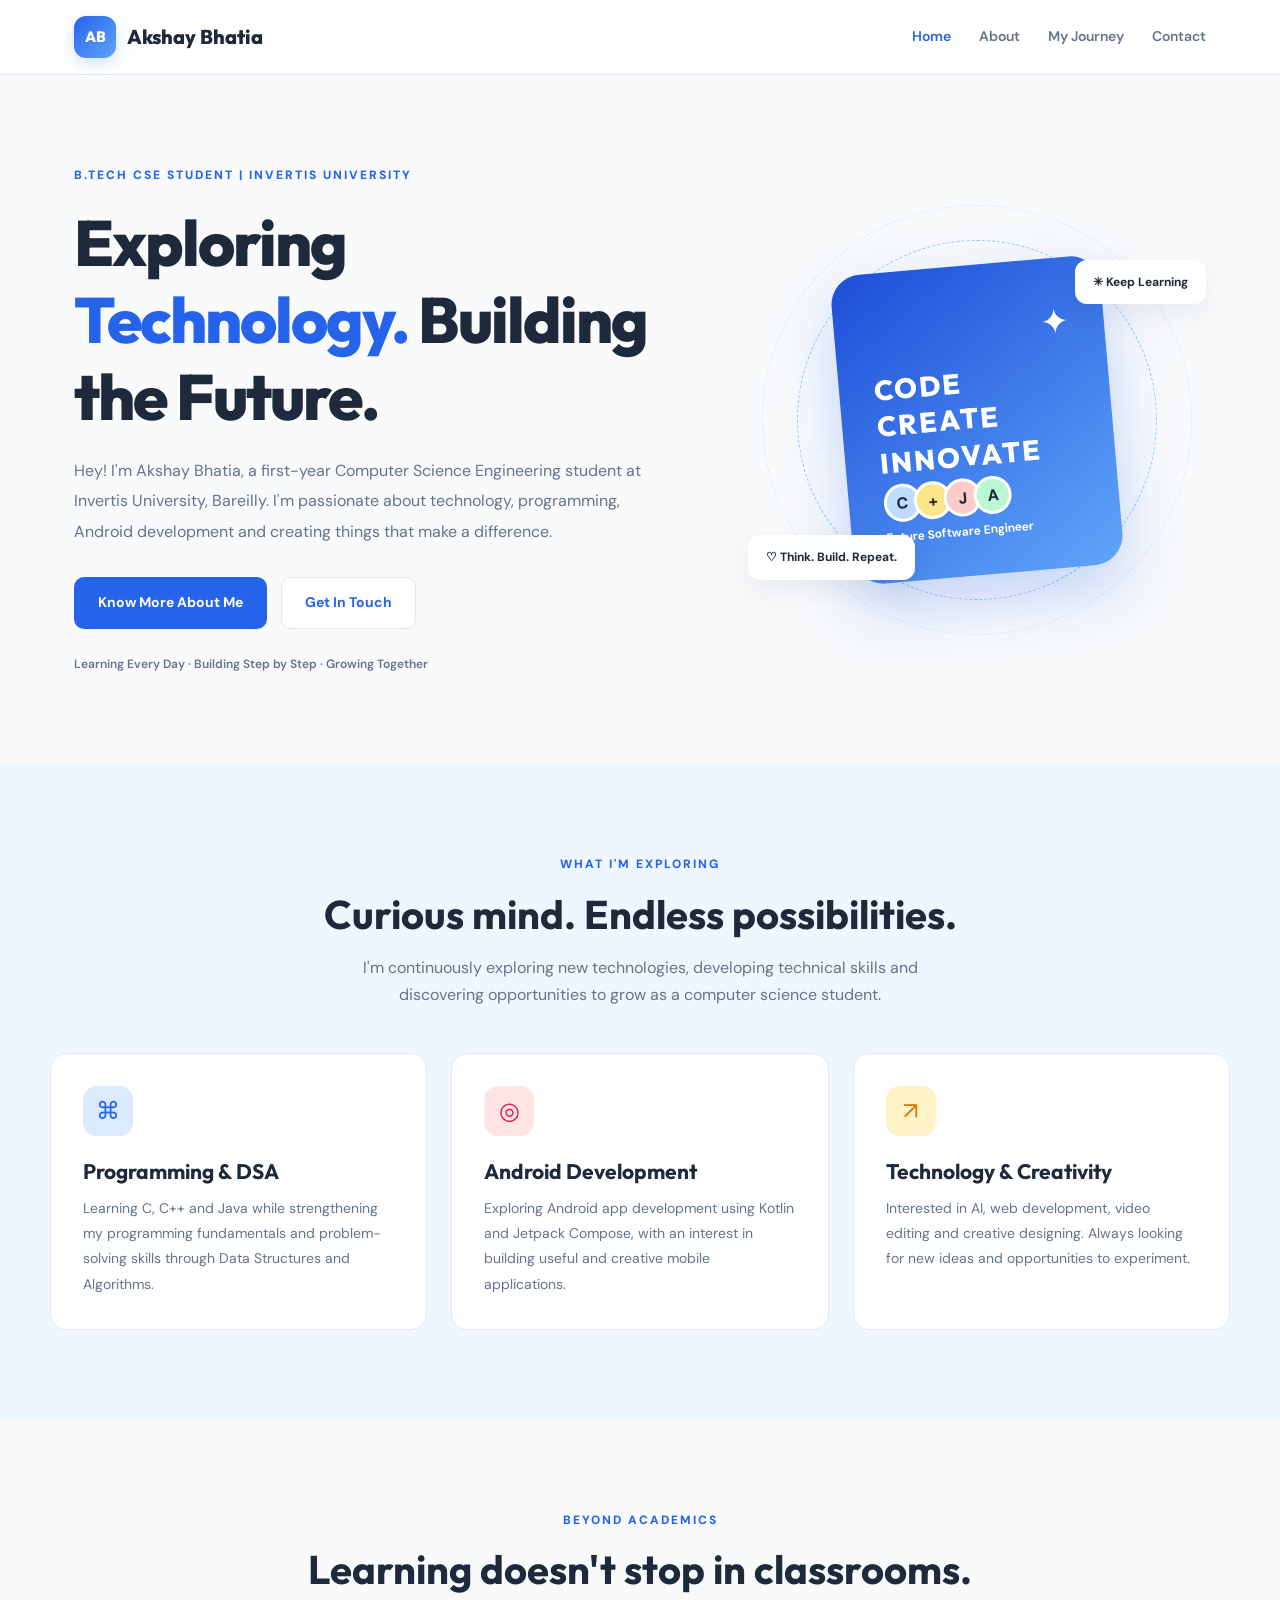
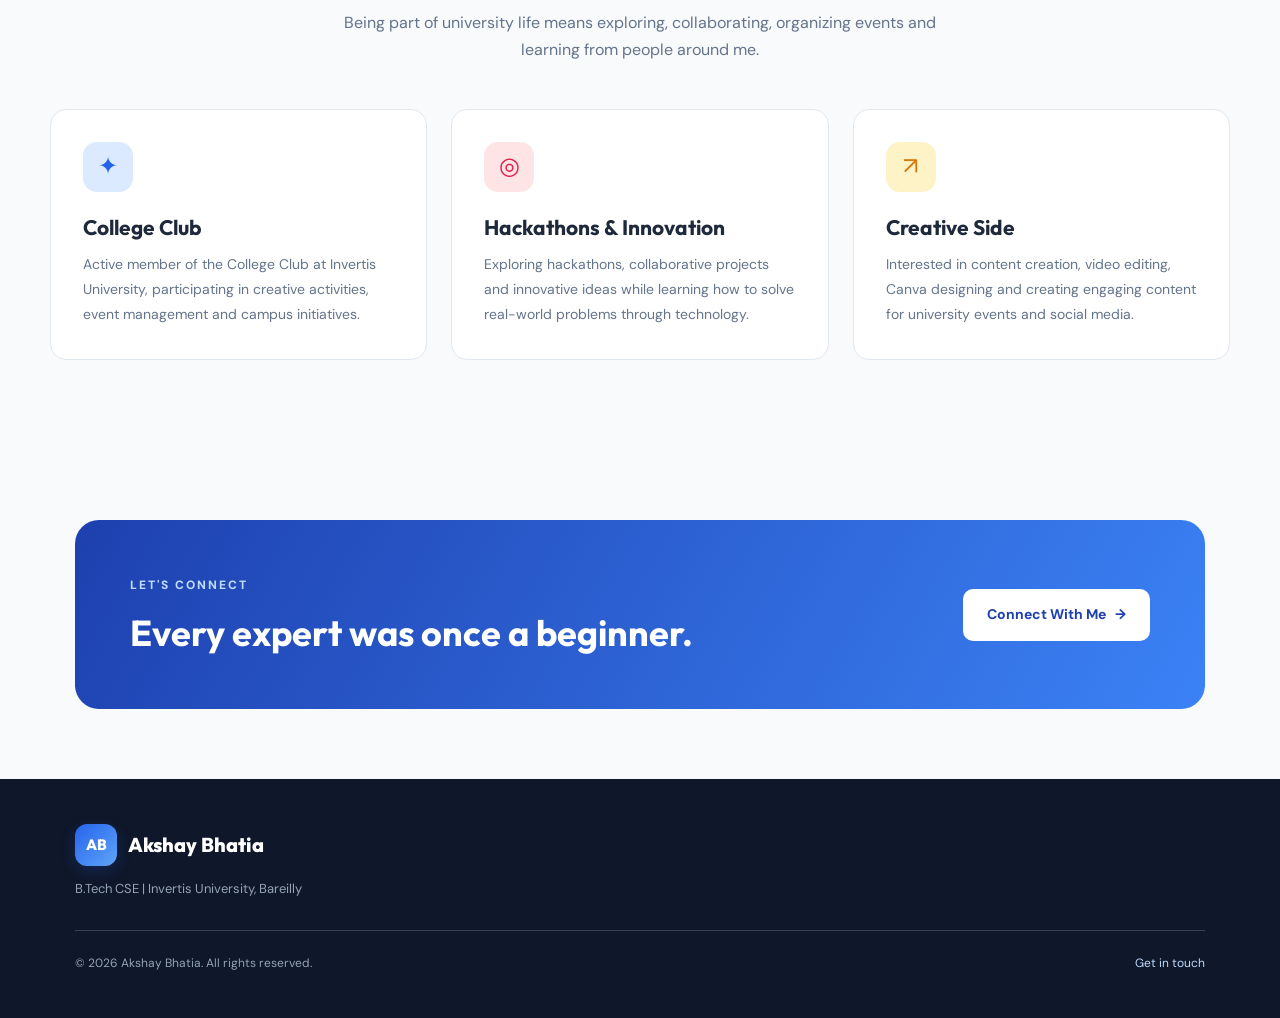
<file: index.html>
<!doctype html>
<html lang="en">

<head>
  <meta charset="utf-8">
  <meta name="viewport" content="width=device-width, initial-scale=1">

  <meta name="description"
    content="Akshay Bhatia - B.Tech CSE student at Invertis University, exploring technology, coding, Android development and campus life.">

  <meta name="theme-color" content="#1d4ed8">

  <title>Akshay Bhatia | Student Portfolio</title>

  <link rel="icon" href="favicon.svg" type="image/svg+xml">
<link rel="stylesheet" href="css/style.css"></head>

<body>

  <a class="skip-link" href="#main">Skip to content</a>

  <header class="site-header">
    <div class="header-inner">

      <a class="brand" href="index.html">
        <span class="brand-mark" aria-hidden="true">AB</span>
        <span>Akshay Bhatia</span>
      </a>

      <nav aria-label="Main navigation">
        <a aria-current="page" href="index.html">Home</a>
        <a href="about.html">About</a>
        <a href="registration.html">My Journey</a>
        <a href="contact.html">Contact</a>
      </nav>

    </div>
  </header>

  <main id="main">

    <!-- HERO SECTION -->

    <section class="hero">

      <div class="hero-copy">

        <p class="eyebrow">
          B.Tech CSE Student | Invertis University
        </p>

        <h1>
          Exploring<br>
          <span>Technology.</span>
          Building the Future.
        </h1>

        <p class="hero-lead">
          Hey! I'm Akshay Bhatia, a first-year Computer Science
          Engineering student at Invertis University, Bareilly.
          I'm passionate about technology, programming,
          Android development and creating things that make
          a difference.
        </p>

        <div class="actions">

          <a class="button button-primary" href="about.html">
            Know More About Me
          </a>

          <a class="button button-secondary" href="contact.html">
            Get In Touch
          </a>

        </div>

        <p class="hero-note">
          Learning Every Day · Building Step by Step · Growing Together
        </p>

      </div>

      <div class="hero-art"
        aria-label="Illustration representing technology and programming">

        <div class="art-orbit orbit-one"></div>
        <div class="art-orbit orbit-two"></div>

        <div class="art-card">

          <span class="art-spark">✦</span>

          <span class="art-caption">
            CODE<br>
            CREATE<br>
            INNOVATE
          </span>

          <div class="avatar-row">
            <span class="avatar avatar-a">C</span>
            <span class="avatar avatar-b">+</span>
            <span class="avatar avatar-c">J</span>
            <span class="avatar avatar-d">A</span>
          </div>

          <span class="art-label">
            Future Software Engineer
          </span>

        </div>

        <span class="float-tag tag-top">
          ✳ Keep Learning
        </span>

        <span class="float-tag tag-bottom">
          ♡ Think. Build. Repeat.
        </span>

      </div>

    </section>

    <!-- INTERESTS SECTION -->

    <section class="section section-soft">

      <div class="section-heading">

        <p class="eyebrow">
          What I'm Exploring
        </p>

        <h2>
          Curious mind. Endless possibilities.
        </h2>

        <p>
          I'm continuously exploring new technologies,
          developing technical skills and discovering
          opportunities to grow as a computer science student.
        </p>

      </div>

      <div class="feature-grid">

        <article class="feature-card">

          <span class="feature-icon icon-blue">⌘</span>

          <h3>Programming & DSA</h3>

          <p>
            Learning C, C++ and Java while strengthening
            my programming fundamentals and problem-solving
            skills through Data Structures and Algorithms.
          </p>

        </article>

        <article class="feature-card">

          <span class="feature-icon icon-coral">◎</span>

          <h3>Android Development</h3>

          <p>
            Exploring Android app development using Kotlin
            and Jetpack Compose, with an interest in building
            useful and creative mobile applications.
          </p>

        </article>

        <article class="feature-card">

          <span class="feature-icon icon-yellow">↗</span>

          <h3>Technology & Creativity</h3>

          <p>
            Interested in AI, web development, video editing
            and creative designing. Always looking for new
            ideas and opportunities to experiment.
          </p>

        </article>

      </div>

    </section>

    <!-- CAMPUS LIFE SECTION -->

    <section class="section">

      <div class="section-heading">

        <p class="eyebrow">
          Beyond Academics
        </p>

        <h2>
          Learning doesn't stop in classrooms.
        </h2>

        <p>
          Being part of university life means exploring,
          collaborating, organizing events and learning
          from people around me.
        </p>

      </div>

      <div class="feature-grid">

        <article class="feature-card">

          <span class="feature-icon icon-blue">✦</span>

          <h3>College Club</h3>

          <p>
            Active member of the College Club at
            Invertis University, participating in creative
            activities, event management and campus initiatives.
          </p>

        </article>

        <article class="feature-card">

          <span class="feature-icon icon-coral">◎</span>

          <h3>Hackathons & Innovation</h3>

          <p>
            Exploring hackathons, collaborative projects
            and innovative ideas while learning how to
            solve real-world problems through technology.
          </p>

        </article>

        <article class="feature-card">

          <span class="feature-icon icon-yellow">↗</span>

          <h3>Creative Side</h3>

          <p>
            Interested in content creation, video editing,
            Canva designing and creating engaging content
            for university events and social media.
          </p>

        </article>

      </div>

    </section>

    <!-- CALL TO ACTION -->

    <section class="cta-band">

      <div>

        <p class="eyebrow">
          Let's Connect
        </p>

        <h2>
          Every expert was once a beginner.
        </h2>

      </div>

      <a class="button button-light" href="contact.html">
        Connect With Me
        <span aria-hidden="true">→</span>
      </a>

    </section>

  </main>

  <!-- FOOTER -->

  <footer class="site-footer">

    <div>

      <a class="brand footer-brand" href="index.html">

        <span class="brand-mark" aria-hidden="true">
          AB
        </span>

        <span>Akshay Bhatia</span>

      </a>

      <p>
        B.Tech CSE | Invertis University, Bareilly
      </p>

    </div>

    <div class="footer-bottom">

      <span>
        © 2026 Akshay Bhatia. All rights reserved.
      </span>

      <a href="contact.html">
        Get in touch
      </a>

    </div>

  </footer>

</body>

</html>
</file>
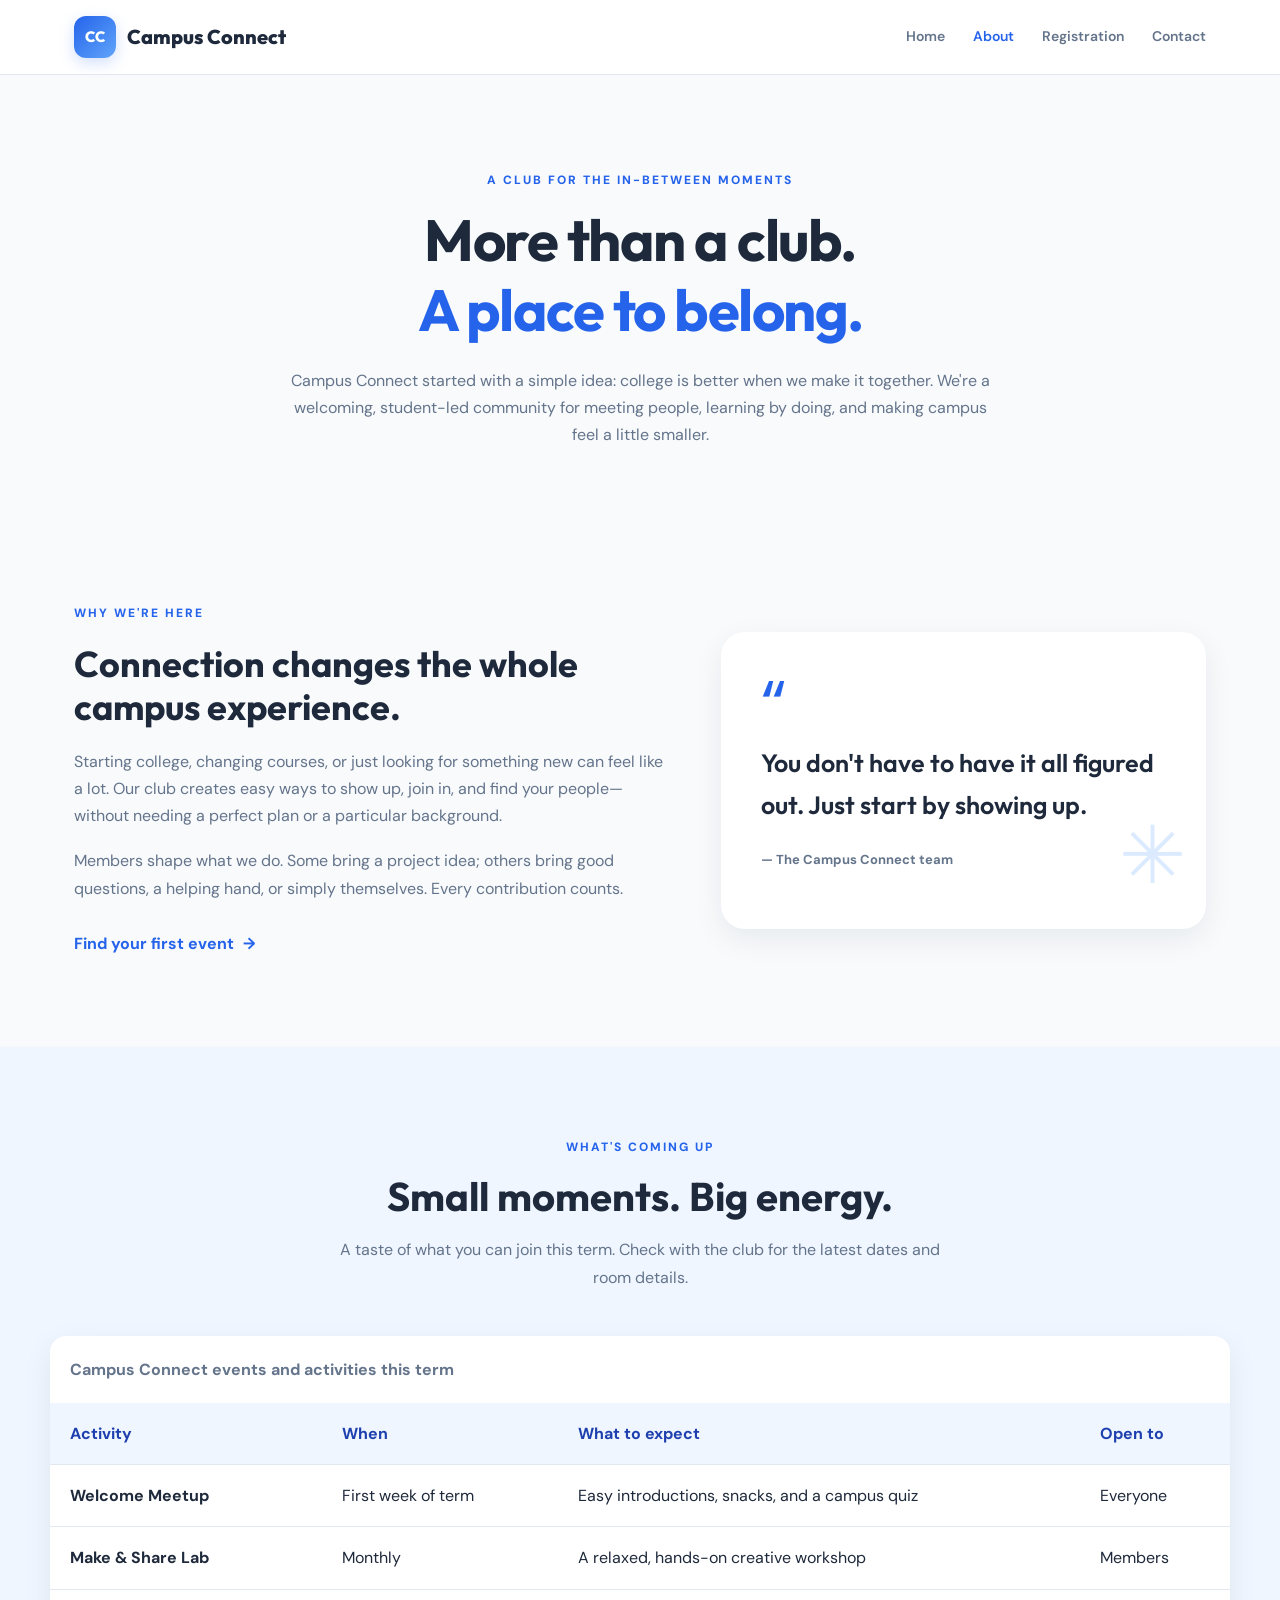
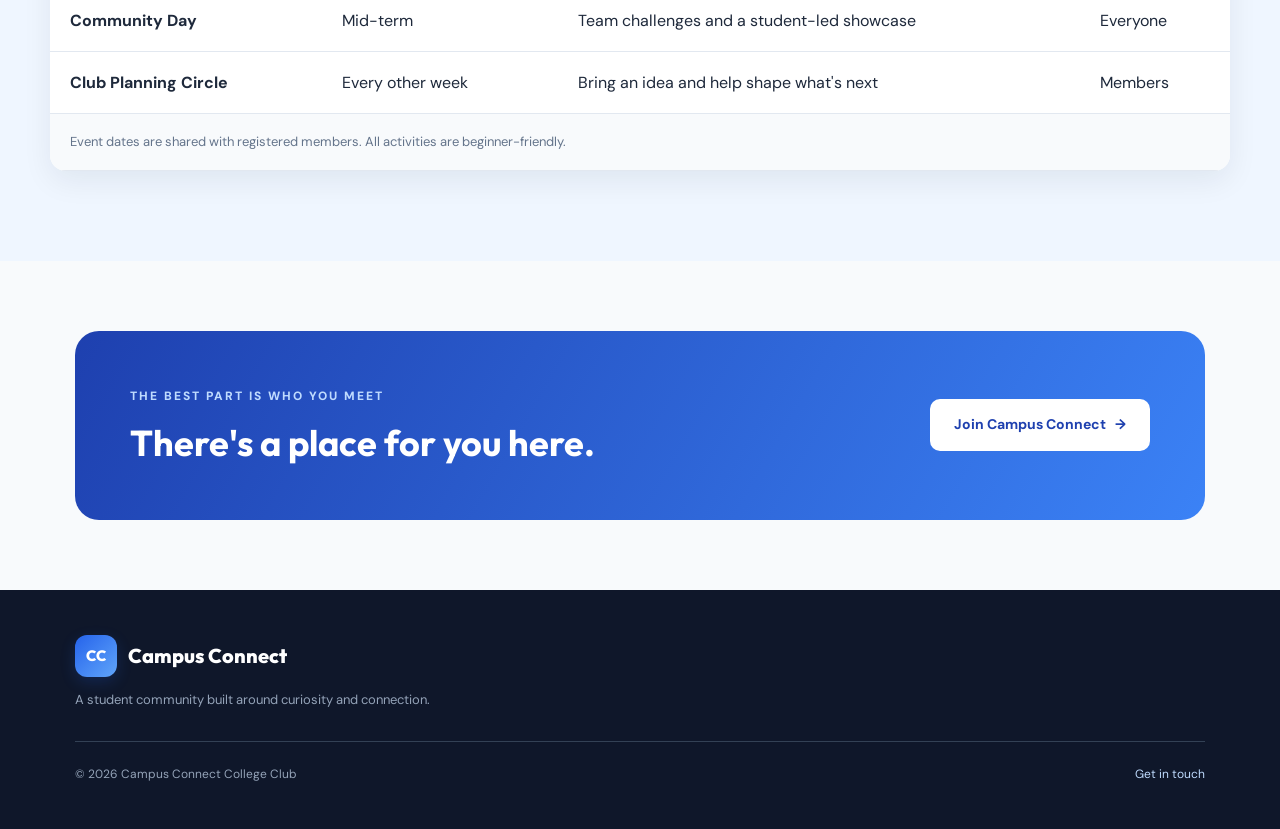
<file: about.html>
<!doctype html>
<html lang="en">

<head>
  <meta charset="utf-8">
  <meta name="viewport" content="width=device-width, initial-scale=1">
  <meta name="description" content="Learn about Campus Connect, our student club, activities, and upcoming events.">
  <meta name="theme-color" content="#1d4ed8">
  <title>About | Campus Connect</title>
  <link rel="icon" href="favicon.svg" type="image/svg+xml">
<link rel="stylesheet" href="css/style.css"></head>

<body>
  <a class="skip-link" href="#main">Skip to content</a>

  <header class="site-header">
    <div class="header-inner">
      <a class="brand" href="index.html">
        <span class="brand-mark" aria-hidden="true">CC</span>
        <span>Campus Connect</span>
      </a>

      <nav aria-label="Main navigation">
        <a href="index.html">Home</a>
        <a aria-current="page" href="about.html">About</a>
        <a href="registration.html">Registration</a>
        <a href="contact.html">Contact</a>
      </nav>
    </div>
  </header>

  <main id="main">

    <section class="page-hero">
      <p class="eyebrow">A club for the in-between moments</p>
      <h1>More than a club.<br><span>A place to belong.</span></h1>
      <p>
        Campus Connect started with a simple idea: college is better
        when we make it together. We're a welcoming, student-led
        community for meeting people, learning by doing, and making
        campus feel a little smaller.
      </p>
    </section>

    <section class="section about-story">
      <div>
        <p class="eyebrow">Why we're here</p>
        <h2>Connection changes the whole campus experience.</h2>

        <p>
          Starting college, changing courses, or just looking for
          something new can feel like a lot. Our club creates easy
          ways to show up, join in, and find your people—without
          needing a perfect plan or a particular background.
        </p>

        <p>
          Members shape what we do. Some bring a project idea;
          others bring good questions, a helping hand, or simply
          themselves. Every contribution counts.
        </p>

        <a class="text-link" href="registration.html">
          Find your first event
          <span aria-hidden="true">→</span>
        </a>
      </div>

      <div class="quote-card">
        <span class="quote-mark" aria-hidden="true">“</span>
        <blockquote>
          You don't have to have it all figured out.
          Just start by showing up.
        </blockquote>
        <p>— The Campus Connect team</p>
        <span class="quote-decoration" aria-hidden="true">✳</span>
      </div>
    </section>

    <section class="section section-soft">
      <div class="section-heading">
        <p class="eyebrow">What's coming up</p>
        <h2>Small moments. Big energy.</h2>
        <p>
          A taste of what you can join this term. Check with the club
          for the latest dates and room details.
        </p>
      </div>

      <div class="table-wrap">
        <table>
          <caption>Campus Connect events and activities this term</caption>

          <thead>
            <tr>
              <th scope="col">Activity</th>
              <th scope="col">When</th>
              <th scope="col">What to expect</th>
              <th scope="col">Open to</th>
            </tr>
          </thead>

          <tbody>
            <tr>
              <th scope="row">Welcome Meetup</th>
              <td>First week of term</td>
              <td>Easy introductions, snacks, and a campus quiz</td>
              <td>Everyone</td>
            </tr>

            <tr>
              <th scope="row">Make &amp; Share Lab</th>
              <td>Monthly</td>
              <td>A relaxed, hands-on creative workshop</td>
              <td>Members</td>
            </tr>

            <tr>
              <th scope="row">Community Day</th>
              <td>Mid-term</td>
              <td>Team challenges and a student-led showcase</td>
              <td>Everyone</td>
            </tr>

            <tr>
              <th scope="row">Club Planning Circle</th>
              <td>Every other week</td>
              <td>Bring an idea and help shape what's next</td>
              <td>Members</td>
            </tr>
          </tbody>

          <tfoot>
            <tr>
              <td colspan="4">
                Event dates are shared with registered members.
                All activities are beginner-friendly.
              </td>
            </tr>
          </tfoot>
        </table>
      </div>
    </section>

    <section class="cta-band">
      <div>
        <p class="eyebrow">The best part is who you meet</p>
        <h2>There's a place for you here.</h2>
      </div>

      <a class="button button-light" href="registration.html">
        Join Campus Connect
        <span aria-hidden="true">→</span>
      </a>
    </section>

  </main>

  <footer class="site-footer">
    <div>
      <a class="brand footer-brand" href="index.html">
        <span class="brand-mark" aria-hidden="true">CC</span>
        <span>Campus Connect</span>
      </a>

      <p>A student community built around curiosity and connection.</p>
    </div>

    <div class="footer-bottom">
      <span>© 2026 Campus Connect College Club</span>
      <a href="contact.html">Get in touch</a>
    </div>
  </footer>

</body>
</html>
</file>
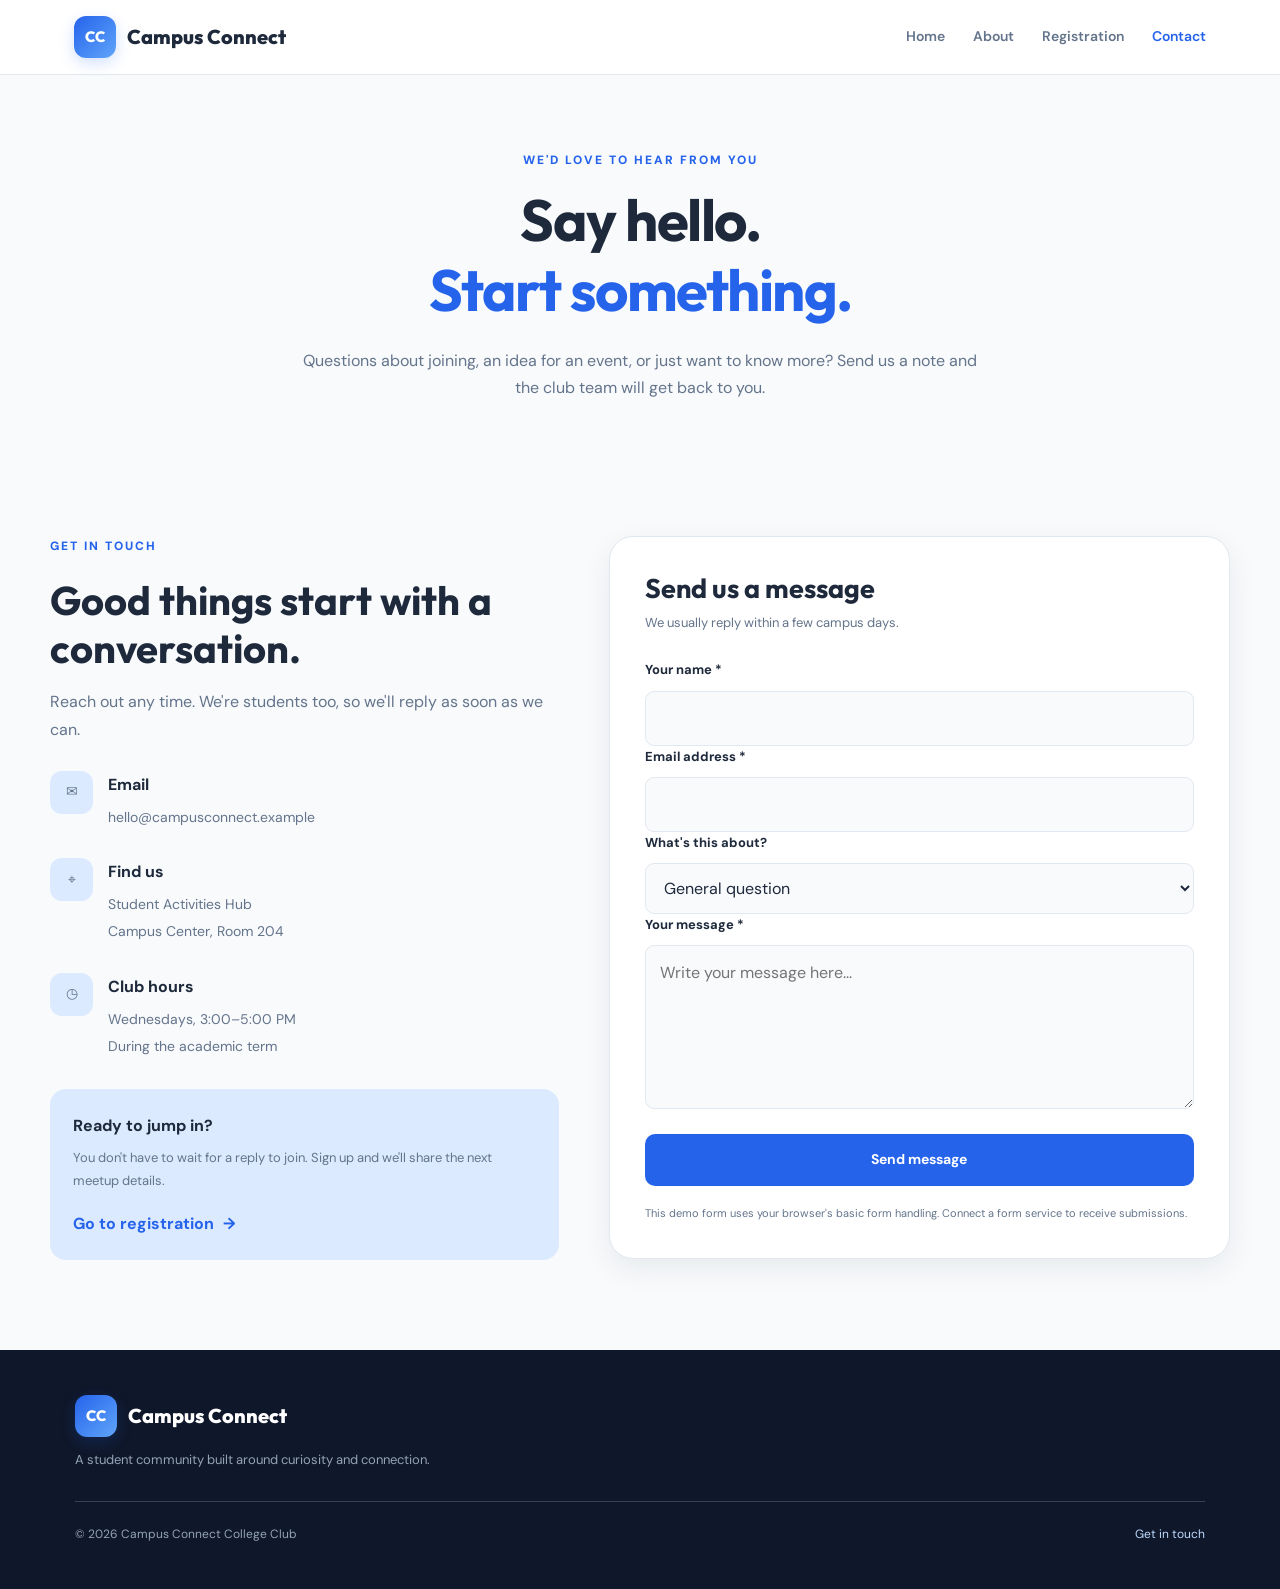
<file: contact.html>
<!doctype html>
<html lang="en">

<head>
  <!-- Page information and links to shared website files -->
  <meta charset="utf-8">
  <meta name="viewport" content="width=device-width, initial-scale=1">
  <meta name="description"
    content="Contact the Campus Connect College Club with questions, ideas, and collaboration opportunities.">
  <meta name="theme-color" content="#1d4ed8">

  <title>Contact | Campus Connect</title>

  <link rel="icon" href="favicon.svg" type="image/svg+xml">
<link rel="stylesheet" href="css/style.css"></head>

<body>

  <a class="skip-link" href="#main">Skip to content</a>

  <header class="site-header">
    <div class="header-inner">
      <a class="brand" href="index.html">
        <span class="brand-mark" aria-hidden="true">CC</span>
        <span>Campus Connect</span>
      </a>

      <nav aria-label="Main navigation">
        <a href="index.html">Home</a>
        <a href="about.html">About</a>
        <a href="registration.html">Registration</a>
        <a aria-current="page" href="contact.html">Contact</a>
      </nav>
    </div>
  </header>

  <main id="main">

    <section class="page-hero compact-hero">
      <p class="eyebrow">We'd love to hear from you</p>
      <h1>Say hello.<br><span>Start something.</span></h1>
      <p>
        Questions about joining, an idea for an event, or just want
        to know more? Send us a note and the club team will get back
        to you.
      </p>
    </section>

    <section class="section contact-section">
      <div class="contact-grid">

        <div class="contact-info">
          <p class="eyebrow">Get in touch</p>
          <h2>Good things start with a conversation.</h2>

          <p>
            Reach out any time. We're students too, so we'll reply
            as soon as we can.
          </p>

          <div class="contact-detail">
            <span class="contact-icon" aria-hidden="true">✉</span>
            <div>
              <strong>Email</strong>
              <a href="mailto:hello@campusconnect.example">
                hello@campusconnect.example
              </a>
            </div>
          </div>

          <div class="contact-detail">
            <span class="contact-icon" aria-hidden="true">⌖</span>
            <div>
              <strong>Find us</strong>
              <span>
                Student Activities Hub<br>
                Campus Center, Room 204
              </span>
            </div>
          </div>

          <div class="contact-detail">
            <span class="contact-icon" aria-hidden="true">◷</span>
            <div>
              <strong>Club hours</strong>
              <span>
                Wednesdays, 3:00–5:00 PM<br>
                During the academic term
              </span>
            </div>
          </div>

          <div class="contact-callout">
            <strong>Ready to jump in?</strong>
            <p>
              You don't have to wait for a reply to join.
              Sign up and we'll share the next meetup details.
            </p>

            <a class="text-link" href="registration.html">
              Go to registration
              <span aria-hidden="true">→</span>
            </a>
          </div>
        </div>

        <form class="form-card contact-form" action="#" method="get">

          <h2>Send us a message</h2>
          <p class="form-subtitle">
            We usually reply within a few campus days.
          </p>

          <div class="field">
            <label for="contact-name">
              Your name <span aria-hidden="true">*</span>
            </label>
            <input id="contact-name" name="name" type="text"
              autocomplete="name" required>
          </div>

          <div class="field">
            <label for="contact-email">
              Email address <span aria-hidden="true">*</span>
            </label>
            <input id="contact-email" name="email" type="email"
              autocomplete="email" required>
          </div>

          <div class="field">
            <label for="contact-subject">What's this about?</label>
            <select id="contact-subject" name="subject">
              <option value="general">General question</option>
              <option value="membership">Membership</option>
              <option value="event">Event idea</option>
              <option value="collaboration">Collaboration</option>
            </select>
          </div>

          <div class="field">
            <label for="contact-message">
              Your message <span aria-hidden="true">*</span>
            </label>
            <textarea id="contact-message" name="message" rows="5"
              required placeholder="Write your message here..."></textarea>
          </div>

          <button class="button button-primary" type="submit">
            Send message
          </button>

          <p class="form-footnote">
            This demo form uses your browser's basic form handling.
            Connect a form service to receive submissions.
          </p>

        </form>

      </div>
    </section>

  </main>

  <footer class="site-footer">
    <div>
      <a class="brand footer-brand" href="index.html">
        <span class="brand-mark" aria-hidden="true">CC</span>
        <span>Campus Connect</span>
      </a>

      <p>
        A student community built around curiosity and connection.
      </p>
    </div>

    <div class="footer-bottom">
      <span>© 2026 Campus Connect College Club</span>
      <a href="contact.html">Get in touch</a>
    </div>
  </footer>

</body>
</html>
</file>
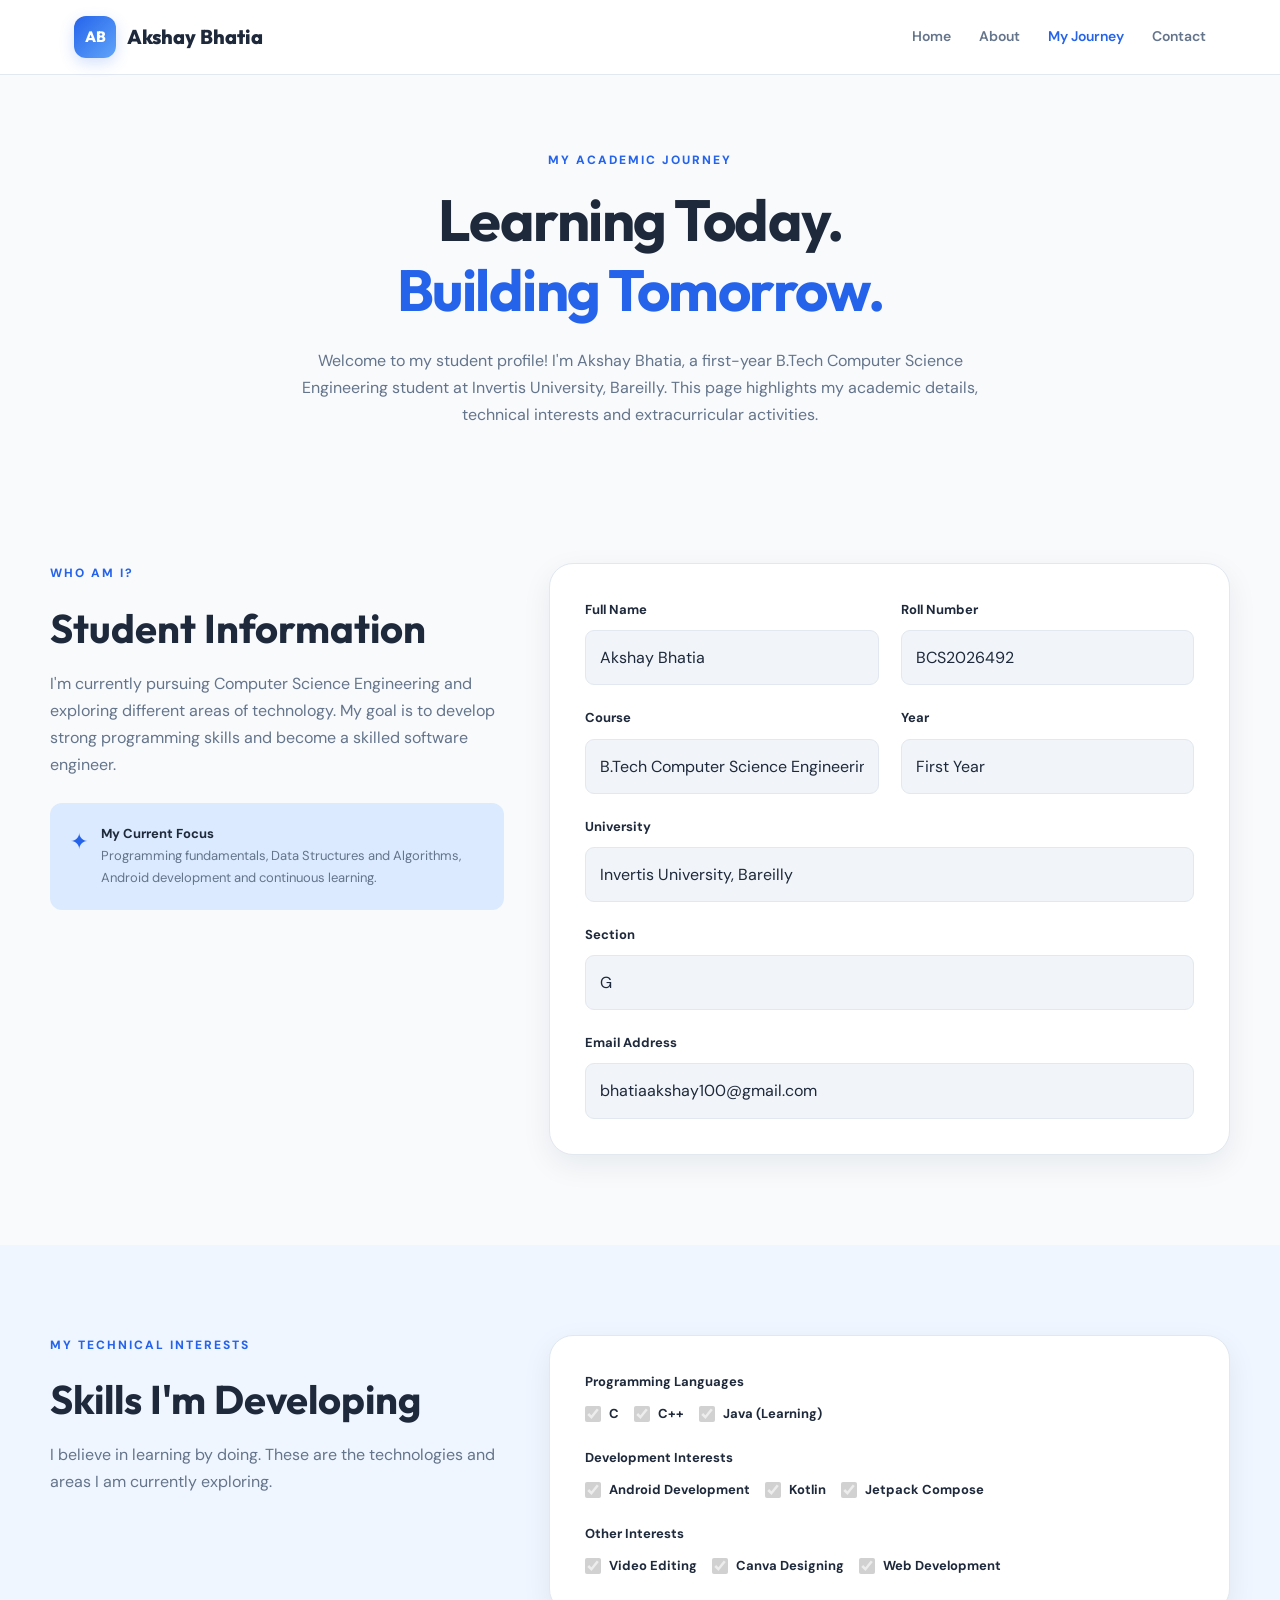
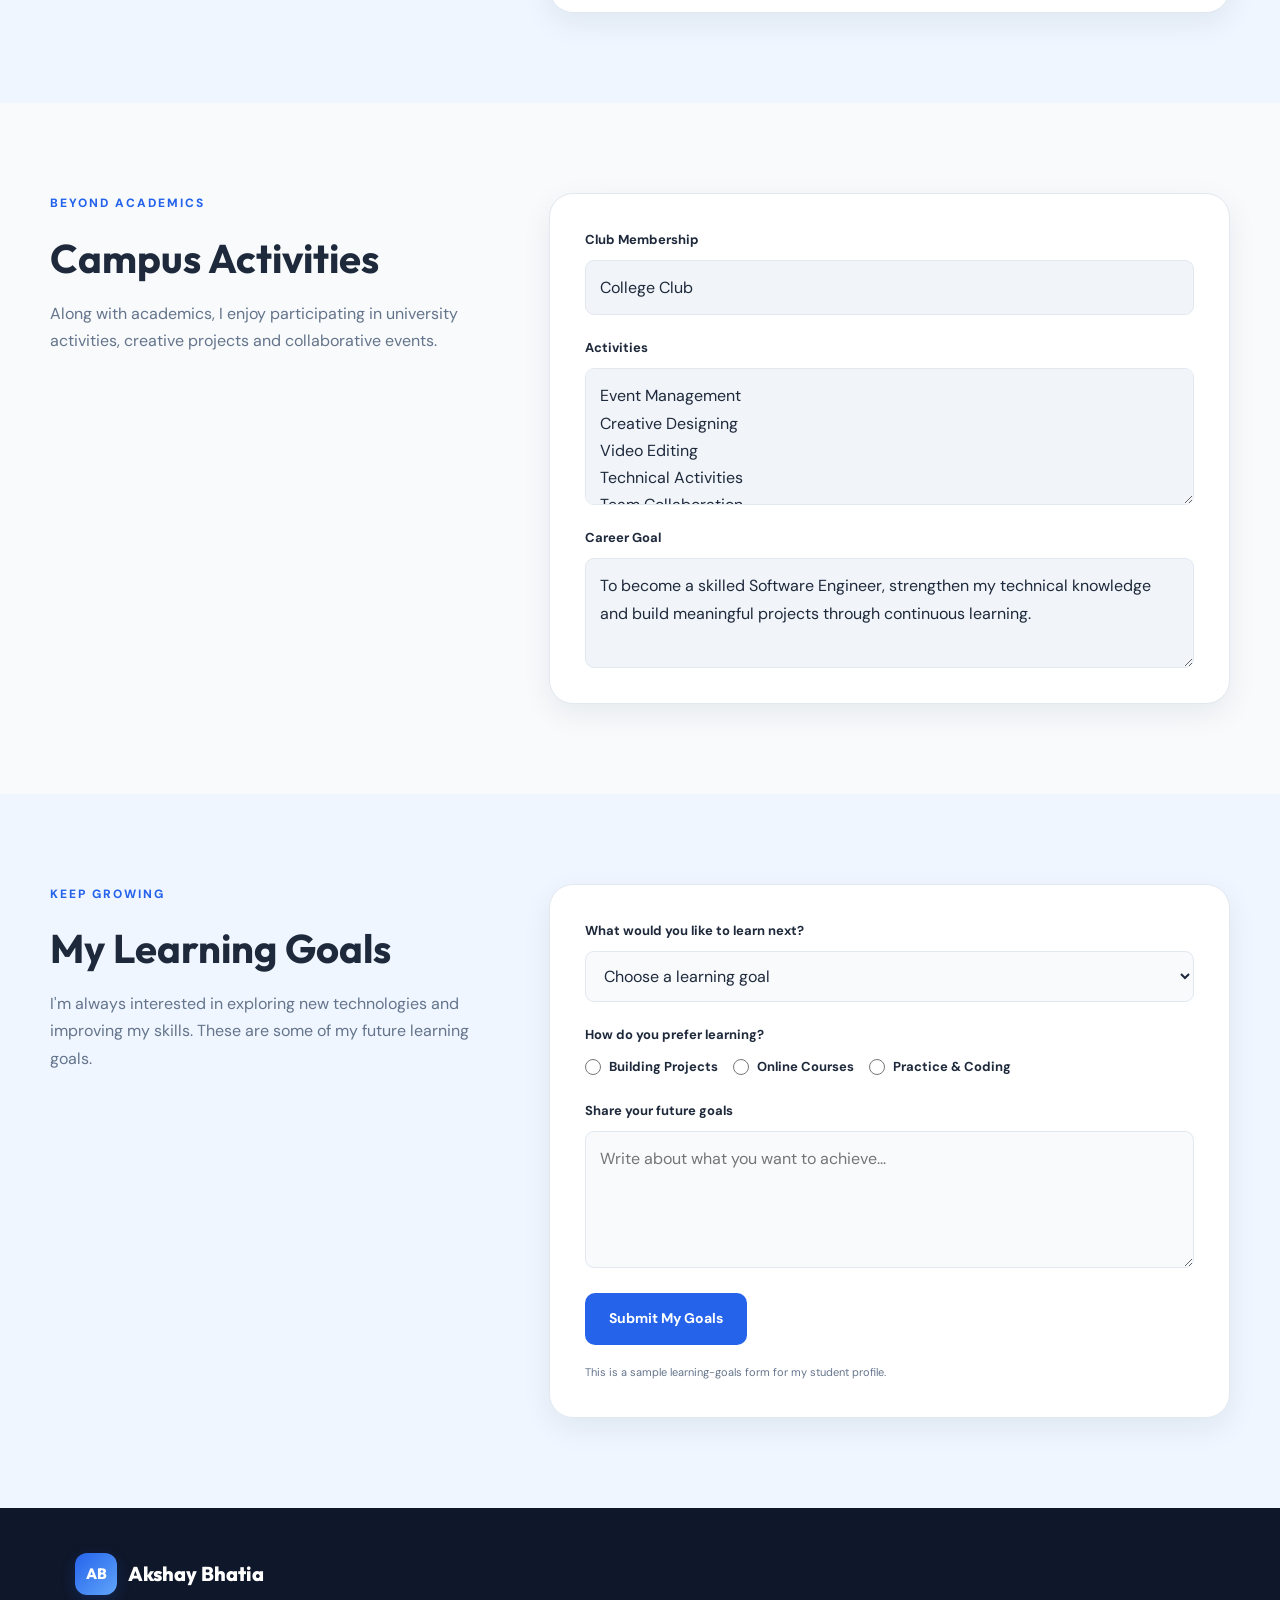
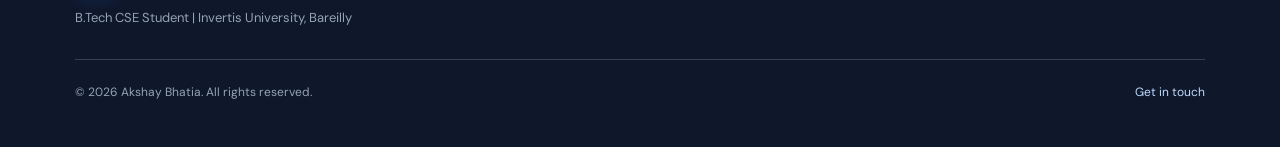
<file: regristation.html>
<!doctype html>
<html lang="en">

<head>
  <meta charset="utf-8">
  <meta name="viewport" content="width=device-width, initial-scale=1">

  <meta name="description"
    content="Student profile and registration page of Akshay Bhatia, B.Tech CSE student at Invertis University.">

  <meta name="theme-color" content="#1d4ed8">

  <title>My Journey | Akshay Bhatia</title>

  <link rel="icon" href="favicon.svg" type="image/svg+xml">
<link rel="stylesheet" href="css/style.css"></head>

<body>

  <a class="skip-link" href="#main">Skip to content</a>

  <header class="site-header">
    <div class="header-inner">

      <a class="brand" href="index.html">
        <span class="brand-mark" aria-hidden="true">AB</span>
        <span>Akshay Bhatia</span>
      </a>

      <nav aria-label="Main navigation">
        <a href="index.html">Home</a>
        <a href="about.html">About</a>
        <a aria-current="page" href="registration.html">My Journey</a>
        <a href="contact.html">Contact</a>
      </nav>

    </div>
  </header>

  <main id="main">

    <!-- PAGE INTRODUCTION -->

    <section class="page-hero compact-hero">

      <p class="eyebrow">My Academic Journey</p>

      <h1>
        Learning Today.<br>
        <span>Building Tomorrow.</span>
      </h1>

      <p>
        Welcome to my student profile! I'm Akshay Bhatia,
        a first-year B.Tech Computer Science Engineering
        student at Invertis University, Bareilly.
        This page highlights my academic details,
        technical interests and extracurricular activities.
      </p>

    </section>

    <!-- STUDENT DETAILS -->

    <section class="section forms-section">

      <div class="form-layout">

        <div class="form-intro">

          <p class="eyebrow">Who Am I?</p>

          <h2>Student Information</h2>

          <p>
            I'm currently pursuing Computer Science Engineering
            and exploring different areas of technology.
            My goal is to develop strong programming skills
            and become a skilled software engineer.
          </p>

          <div class="form-note">

            <span aria-hidden="true">✦</span>

            <p>
              <strong>My Current Focus</strong><br>
              Programming fundamentals, Data Structures
              and Algorithms, Android development and
              continuous learning.
            </p>

          </div>

        </div>

        <div class="form-card">

          <div class="form-grid">

            <div class="field">
              <label>Full Name</label>
              <input type="text" value="Akshay Bhatia" readonly>
            </div>

            <div class="field">
              <label>Roll Number</label>
              <input type="text" value="BCS2026492" readonly>
            </div>

            <div class="field">
              <label>Course</label>
              <input type="text" value="B.Tech Computer Science Engineering" readonly>
            </div>

            <div class="field">
              <label>Year</label>
              <input type="text" value="First Year" readonly>
            </div>

            <div class="field field-full">
              <label>University</label>
              <input type="text" value="Invertis University, Bareilly" readonly>
            </div>

            <div class="field field-full">
              <label>Section</label>
              <input type="text" value="G" readonly>
            </div>

            <div class="field field-full">
              <label>Email Address</label>
              <input type="email" value="bhatiaakshay100@gmail.com" readonly>
            </div>

          </div>

        </div>

      </div>

    </section>

    <!-- TECHNICAL INTERESTS -->

    <section class="section section-soft">

      <div class="form-layout">

        <div class="form-intro">

          <p class="eyebrow">My Technical Interests</p>

          <h2>Skills I'm Developing</h2>

          <p>
            I believe in learning by doing.
            These are the technologies and areas
            I am currently exploring.
          </p>

        </div>

        <div class="form-card">

          <div class="form-grid">

            <fieldset class="field field-full">

              <legend>Programming Languages</legend>

              <div class="choice-row">

                <label class="check-label">
                  <input type="checkbox" checked disabled>
                  <span>C</span>
                </label>

                <label class="check-label">
                  <input type="checkbox" checked disabled>
                  <span>C++</span>
                </label>

                <label class="check-label">
                  <input type="checkbox" checked disabled>
                  <span>Java (Learning)</span>
                </label>

              </div>

            </fieldset>

            <fieldset class="field field-full">

              <legend>Development Interests</legend>

              <div class="choice-row">

                <label class="check-label">
                  <input type="checkbox" checked disabled>
                  <span>Android Development</span>
                </label>

                <label class="check-label">
                  <input type="checkbox" checked disabled>
                  <span>Kotlin</span>
                </label>

                <label class="check-label">
                  <input type="checkbox" checked disabled>
                  <span>Jetpack Compose</span>
                </label>

              </div>

            </fieldset>

            <fieldset class="field field-full">

              <legend>Other Interests</legend>

              <div class="choice-row">

                <label class="check-label">
                  <input type="checkbox" checked disabled>
                  <span>Video Editing</span>
                </label>

                <label class="check-label">
                  <input type="checkbox" checked disabled>
                  <span>Canva Designing</span>
                </label>

                <label class="check-label">
                  <input type="checkbox" checked disabled>
                  <span>Web Development</span>
                </label>

              </div>

            </fieldset>

          </div>

        </div>

      </div>

    </section>

    <!-- EXTRACURRICULAR ACTIVITIES -->

    <section class="section forms-section">

      <div class="form-layout">

        <div class="form-intro">

          <p class="eyebrow">Beyond Academics</p>

          <h2>Campus Activities</h2>

          <p>
            Along with academics, I enjoy participating
            in university activities, creative projects
            and collaborative events.
          </p>

        </div>

        <div class="form-card">

          <div class="form-grid">

            <div class="field field-full">
              <label>Club Membership</label>
             <input type="text" value="College Club" readonly>
            </div>

            <div class="field field-full">
              <label>Activities</label>
              <textarea rows="4" readonly>Event Management
Creative Designing
Video Editing
Technical Activities
Team Collaboration</textarea>
            </div>

            <div class="field field-full">
              <label>Career Goal</label>
              <textarea rows="3" readonly>To become a skilled Software Engineer, strengthen my technical knowledge and build meaningful projects through continuous learning.</textarea>
            </div>

          </div>

        </div>

      </div>

    </section>

    <!-- PERSONAL DEVELOPMENT FORM -->

    <section class="section section-soft">

      <div class="form-layout">

        <div class="form-intro">

          <p class="eyebrow">Keep Growing</p>

          <h2>My Learning Goals</h2>

          <p>
            I'm always interested in exploring new
            technologies and improving my skills.
            These are some of my future learning goals.
          </p>

        </div>

        <form class="form-card" action="#" method="get">

          <div class="form-grid">

            <div class="field field-full">

              <label for="goal">
                What would you like to learn next?
              </label>

              <select id="goal" name="goal">

                <option value="">Choose a learning goal</option>

                <option value="dsa">
                  Data Structures and Algorithms
                </option>

                <option value="android">
                  Advanced Android Development
                </option>

                <option value="web">
                  Full Stack Web Development
                </option>

                <option value="ai">
                  Artificial Intelligence
                </option>

                <option value="other">
                  Other Technologies
                </option>

              </select>

            </div>

            <fieldset class="field field-full">

              <legend>How do you prefer learning?</legend>

              <div class="choice-row">

                <label class="check-label">
                  <input type="radio" name="learning" value="projects">
                  <span>Building Projects</span>
                </label>

                <label class="check-label">
                  <input type="radio" name="learning" value="courses">
                  <span>Online Courses</span>
                </label>

                <label class="check-label">
                  <input type="radio" name="learning" value="practice">
                  <span>Practice & Coding</span>
                </label>

              </div>

            </fieldset>

            <div class="field field-full">

              <label for="future-goal">
                Share your future goals
              </label>

              <textarea id="future-goal" name="future-goal"
                rows="4" maxlength="600"
                placeholder="Write about what you want to achieve..."></textarea>

            </div>

          </div>

          <button class="button button-primary" type="submit">
            Submit My Goals
          </button>

          <p class="form-footnote">
            This is a sample learning-goals form for my student profile.
          </p>

        </form>

      </div>

    </section>

  </main>

  <!-- FOOTER -->

  <footer class="site-footer">

    <div>

      <a class="brand footer-brand" href="index.html">

        <span class="brand-mark" aria-hidden="true">AB</span>

        <span>Akshay Bhatia</span>

      </a>

      <p>
        B.Tech CSE Student | Invertis University, Bareilly
      </p>

    </div>

    <div class="footer-bottom">

      <span>© 2026 Akshay Bhatia. All rights reserved.</span>

      <a href="contact.html">Get in touch</a>

    </div>

  </footer>

</body>

</html>
</file>
<file: css/style.css>
/* =========================================
   DAY 05 - CAMPUS CONNECT WEBSITE
   Designed for Akshay's College Club Project
========================================= */

/* GOOGLE FONT */
@import url('https://fonts.googleapis.com/css2?family=DM+Sans:wght@400;500;600;700;800&family=Outfit:wght@400;500;600;700;800&display=swap');


/* 1. ROOT VARIABLES / DESIGN TOKENS */

:root {
    --primary: #2563eb;
    --primary-dark: #1e40af;
    --primary-light: #dbeafe;

    --background: #f8fafc;
    --surface: #ffffff;
    --surface-soft: #eff6ff;

    --text: #1e293b;
    --text-muted: #64748b;

    --border: #e2e8f0;

    --shadow: 0 10px 30px rgba(15, 23, 42, 0.07);
    --shadow-hover: 0 18px 40px rgba(37, 99, 235, 0.13);

    --radius: 16px;
    --radius-large: 24px;

    --transition: 0.3s ease;
}


/* 2. UNIVERSAL RESET */

* {
    margin: 0;
    padding: 0;
    box-sizing: border-box;
}

html {
    scroll-behavior: smooth;
}

body {
    font-family: 'DM Sans', sans-serif;
    background: var(--background);
    color: var(--text);
    line-height: 1.7;
    overflow-x: hidden;
}

h1, h2, h3, h4 {
    font-family: 'Outfit', sans-serif;
    line-height: 1.2;
}

p {
    color: var(--text-muted);
}

a {
    text-decoration: none;
    color: inherit;
    transition: var(--transition);
}

button, input, textarea, select {
    font: inherit;
}

button {
    cursor: pointer;
}

img {
    max-width: 100%;
    display: block;
}


/* 3. ID SELECTOR */

#main {
    min-height: 70vh;
}


/* 4. SKIP LINK */

.skip-link {
    position: absolute;
    top: -60px;
    left: 15px;
    background: var(--primary);
    color: white;
    padding: 10px 16px;
    border-radius: 8px;
    z-index: 1000;
}

.skip-link:focus {
    top: 15px;
}


/* 5. HEADER & NAVIGATION */

.site-header {
    background: rgba(255, 255, 255, 0.95);
    border-bottom: 1px solid var(--border);
    position: sticky;
    top: 0;
    z-index: 100;
    backdrop-filter: blur(12px);
}

.header-inner {
    max-width: 1180px;
    margin: auto;
    padding: 16px 24px;
    display: flex;
    align-items: center;
    justify-content: space-between;
    gap: 25px;
}

.brand {
    display: flex;
    align-items: center;
    gap: 11px;
    font-family: 'Outfit', sans-serif;
    font-weight: 800;
    font-size: 20px;
    color: var(--text);
}

.brand-mark {
    width: 42px;
    height: 42px;
    display: grid;
    place-items: center;
    background: linear-gradient(135deg, var(--primary), #60a5fa);
    color: white;
    border-radius: 12px;
    font-size: 15px;
    box-shadow: 0 5px 15px rgba(37, 99, 235, 0.2);
}

nav {
    display: flex;
    align-items: center;
    gap: 28px;
}

nav a {
    color: var(--text-muted);
    font-size: 14px;
    font-weight: 600;
    position: relative;
}

nav a:hover,
nav a[aria-current="page"] {
    color: var(--primary);
}


/* 6. HERO SECTION */

.hero {
    max-width: 1180px;
    min-height: 620px;
    margin: auto;
    padding: 90px 24px;
    display: grid;
    grid-template-columns: 1.15fr 0.85fr;
    align-items: center;
    gap: 55px;
}

.hero-copy h1 {
    font-size: clamp(42px, 5vw, 66px);
    font-weight: 800;
    letter-spacing: -2px;
    margin: 20px 0;
}

.hero-copy h1 span,
.page-hero h1 span {
    color: var(--primary);
}

.eyebrow {
    color: var(--primary);
    font-size: 12px;
    font-weight: 800;
    text-transform: uppercase;
    letter-spacing: 2px;
    margin-bottom: 15px;
}

.hero-lead {
    max-width: 570px;
    font-size: 16px;
    line-height: 1.9;
}

.actions {
    display: flex;
    flex-wrap: wrap;
    gap: 14px;
    margin-top: 30px;
}

.hero-note {
    font-size: 12px;
    margin-top: 25px;
    font-weight: 600;
}


/* 7. BUTTONS */

.button {
    display: inline-flex;
    align-items: center;
    justify-content: center;
    gap: 9px;
    padding: 13px 23px;
    border-radius: 10px;
    font-weight: 700;
    font-size: 14px;
    border: 1px solid transparent;
    transition: var(--transition);
}

.button-primary {
    background: var(--primary);
    color: white;
}

.button-primary:hover {
    background: var(--primary-dark);
    transform: translateY(-3px);
    box-shadow: var(--shadow-hover);
}

.button-secondary {
    background: white;
    color: var(--primary);
    border-color: var(--border);
}

.button-secondary:hover {
    border-color: var(--primary);
    transform: translateY(-3px);
}

.button-light {
    background: white;
    color: var(--primary-dark);
}

.button-light:hover {
    transform: translateY(-3px);
    box-shadow: var(--shadow);
}


/* 8. HERO ILLUSTRATION */

.hero-art {
    min-height: 390px;
    position: relative;
    display: grid;
    place-items: center;
}

.art-card {
    width: 270px;
    height: 310px;
    padding: 35px;
    border-radius: 30px;
    background: linear-gradient(145deg, #1d4ed8, #60a5fa);
    color: white;
    display: flex;
    flex-direction: column;
    justify-content: space-between;
    box-shadow: 0 25px 60px rgba(37, 99, 235, 0.25);
    transform: rotate(-5deg);
    position: relative;
    z-index: 2;
}

.art-spark {
    font-size: 35px;
    text-align: right;
}

.art-caption {
    font-family: 'Outfit', sans-serif;
    font-size: 28px;
    line-height: 1.3;
    font-weight: 800;
    letter-spacing: 2px;
}

.avatar-row {
    display: flex;
    align-items: center;
}

.avatar {
    width: 38px;
    height: 38px;
    border-radius: 50%;
    display: grid;
    place-items: center;
    color: var(--text);
    border: 3px solid white;
    margin-right: -8px;
    font-weight: 800;
}

.avatar-a { background: #bfdbfe; }
.avatar-b { background: #fde68a; }
.avatar-c { background: #fecaca; }
.avatar-d { background: #bbf7d0; }

.art-label {
    font-size: 12px;
    font-weight: 700;
}

.art-orbit {
    position: absolute;
    border: 1px dashed #93c5fd;
    border-radius: 50%;
}

.orbit-one {
    width: 360px;
    height: 360px;
}

.orbit-two {
    width: 430px;
    height: 430px;
    border-color: #dbeafe;
}

.float-tag {
    position: absolute;
    background: white;
    padding: 12px 18px;
    border-radius: 12px;
    box-shadow: var(--shadow);
    font-size: 12px;
    font-weight: 700;
    z-index: 3;
}

.tag-top {
    top: 35px;
    right: 0;
}

.tag-bottom {
    bottom: 35px;
    left: 0;
}


/* 9. COMMON SECTIONS */

.section {
    padding: 90px 24px;
}

.section-soft {
    background: var(--surface-soft);
}

.section-heading {
    max-width: 700px;
    margin: 0 auto 45px;
    text-align: center;
}

.section-heading h2,
.form-intro h2,
.contact-info h2 {
    font-size: clamp(28px, 4vw, 40px);
    margin-bottom: 16px;
}

.section-heading > p:last-child {
    max-width: 620px;
    margin: auto;
}


/* 10. FEATURE CARDS */

.feature-grid {
    max-width: 1180px;
    margin: auto;
    display: grid;
    grid-template-columns: repeat(3, 1fr);
    gap: 24px;
}

.feature-card {
    background: var(--surface);
    padding: 32px;
    border: 1px solid var(--border);
    border-radius: var(--radius);
    transition: var(--transition);
}

.feature-card:hover {
    transform: translateY(-7px);
    box-shadow: var(--shadow-hover);
    border-color: #bfdbfe;
}

.feature-icon {
    width: 50px;
    height: 50px;
    display: grid;
    place-items: center;
    border-radius: 14px;
    font-size: 24px;
    margin-bottom: 23px;
}

.icon-blue {
    background: #dbeafe;
    color: #2563eb;
}

.icon-coral {
    background: #ffe4e6;
    color: #e11d48;
}

.icon-yellow {
    background: #fef3c7;
    color: #d97706;
}

.feature-card h3 {
    font-size: 21px;
    margin-bottom: 12px;
}

.feature-card p {
    font-size: 14px;
    line-height: 1.8;
}


/* 11. CTA SECTION */

.cta-band {
    max-width: 1130px;
    margin: 70px auto;
    padding: 55px;
    border-radius: var(--radius-large);
    background: linear-gradient(120deg, #1e40af, #3b82f6);
    color: white;
    display: flex;
    align-items: center;
    justify-content: space-between;
    gap: 25px;
}

.cta-band .eyebrow {
    color: #bfdbfe;
}

.cta-band h2 {
    font-size: clamp(25px, 4vw, 36px);
    color: white;
}


/* 12. PAGE HERO */

.page-hero {
    max-width: 850px;
    margin: auto;
    padding: 95px 24px 65px;
    text-align: center;
}

.page-hero h1 {
    font-size: clamp(40px, 5vw, 58px);
    margin-bottom: 22px;
    letter-spacing: -1.5px;
}

.page-hero > p:last-child {
    max-width: 700px;
    margin: auto;
    font-size: 16px;
}

.compact-hero {
    padding-top: 75px;
    padding-bottom: 45px;
}


/* 13. ABOUT PAGE */

.about-story {
    max-width: 1180px;
    margin: auto;
    display: grid;
    grid-template-columns: 1.1fr 0.9fr;
    align-items: center;
    gap: 55px;
}

.about-story h2 {
    font-size: 36px;
    margin-bottom: 20px;
}

.about-story p {
    margin-bottom: 18px;
}

.text-link {
    display: inline-flex;
    gap: 9px;
    color: var(--primary);
    font-weight: 700;
    margin-top: 10px;
}

.text-link:hover {
    gap: 15px;
}

.quote-card {
    background: white;
    padding: 40px;
    border-radius: var(--radius-large);
    box-shadow: var(--shadow);
    position: relative;
    overflow: hidden;
}

.quote-mark {
    font-size: 70px;
    color: var(--primary);
    line-height: 1;
}

.quote-card blockquote {
    font-family: 'Outfit', sans-serif;
    font-size: 25px;
    font-weight: 600;
    margin-bottom: 22px;
}

.quote-card p {
    font-size: 13px;
    font-weight: 700;
}

.quote-decoration {
    position: absolute;
    right: 20px;
    bottom: 5px;
    color: #dbeafe;
    font-size: 80px;
}


/* 14. TABLE */

.table-wrap {
    max-width: 1180px;
    margin: auto;
    overflow-x: auto;
    background: white;
    border-radius: var(--radius);
    box-shadow: var(--shadow);
}

table {
    width: 100%;
    border-collapse: collapse;
    min-width: 650px;
    text-align: left;
}

caption {
    padding: 20px;
    color: var(--text-muted);
    font-weight: 700;
    text-align: left;
}

th, td {
    padding: 17px 20px;
    border-bottom: 1px solid var(--border);
}

thead {
    background: #eff6ff;
    color: var(--primary-dark);
}

tbody th {
    color: var(--text);
}

tbody tr:hover {
    background: #f8fafc;
}

tfoot td {
    background: #f8fafc;
    font-size: 13px;
    color: var(--text-muted);
}


/* 15. FORMS & STUDENT PROFILE */

.forms-section {
    background: var(--background);
}

.form-layout {
    max-width: 1180px;
    margin: auto;
    display: grid;
    grid-template-columns: 0.8fr 1.2fr;
    align-items: start;
    gap: 45px;
}

.form-intro h2 {
    margin-bottom: 18px;
}

.form-intro > p {
    margin-bottom: 20px;
}

.form-note {
    background: #dbeafe;
    padding: 20px;
    border-radius: 12px;
    margin-top: 25px;
    display: flex;
    gap: 13px;
}

.form-note > span {
    color: var(--primary);
    font-size: 22px;
}

.form-note p {
    font-size: 13px;
}

.form-note strong {
    color: var(--text);
}

.form-card {
    background: white;
    padding: 35px;
    border: 1px solid var(--border);
    border-radius: var(--radius-large);
    box-shadow: var(--shadow);
}

.form-grid {
    display: grid;
    grid-template-columns: repeat(2, 1fr);
    gap: 22px;
}

.field {
    display: flex;
    flex-direction: column;
    gap: 9px;
    min-width: 0;
    border: none;
}

.field-full {
    grid-column: 1 / -1;
}

.field label,
.field legend {
    color: var(--text);
    font-size: 13px;
    font-weight: 700;
}

.field input,
.field textarea,
.field select {
    width: 100%;
    padding: 13px 14px;
    border: 1px solid var(--border);
    border-radius: 9px;
    background: #f8fafc;
    color: var(--text);
    outline: none;
    transition: var(--transition);
}

.field input:focus,
.field textarea:focus,
.field select:focus {
    border-color: var(--primary);
    box-shadow: 0 0 0 3px rgba(37, 99, 235, 0.12);
}

.field input[readonly],
.field textarea[readonly] {
    background: #f1f5f9;
    cursor: default;
}

.field textarea {
    resize: vertical;
}

.choice-row {
    display: flex;
    flex-wrap: wrap;
    gap: 15px;
    margin-top: 10px;
}

.check-label {
    display: inline-flex;
    align-items: center;
    gap: 8px;
    font-size: 13px;
    color: var(--text-muted);
    font-weight: 500;
}

.check-label input {
    accent-color: var(--primary);
    width: 16px;
    height: 16px;
}

.form-card > .button {
    margin-top: 25px;
}

.form-subtitle {
    font-size: 13px;
    margin: 8px 0 25px;
}

.form-footnote {
    font-size: 11px;
    margin-top: 18px;
}


/* 16. CONTACT PAGE */

.contact-section {
    background: var(--background);
}

.contact-grid {
    max-width: 1180px;
    margin: auto;
    display: grid;
    grid-template-columns: 0.9fr 1.1fr;
    align-items: start;
    gap: 50px;
}

.contact-info > p {
    margin-bottom: 20px;
}

.contact-detail {
    display: flex;
    align-items: flex-start;
    gap: 15px;
    margin: 28px 0;
}

.contact-icon {
    width: 43px;
    height: 43px;
    flex-shrink: 0;
    display: grid;
    place-items: center;
    background: var(--primary-light);
    color: var(--primary);
    border-radius: 12px;
    font-size: 20px;
}

.contact-detail strong {
    display: block;
    margin-bottom: 5px;
}

.contact-detail a,
.contact-detail span {
    color: var(--text-muted);
    font-size: 14px;
}

.contact-callout {
    background: #dbeafe;
    padding: 23px;
    border-radius: var(--radius);
    margin-top: 30px;
}

.contact-callout strong {
    color: var(--text);
}

.contact-callout p {
    font-size: 13px;
    margin: 8px 0;
}

.contact-form h2 {
    font-size: 27px;
}

.contact-form .button {
    width: 100%;
}


/* 17. FOOTER */

.site-footer {
    background: #0f172a;
    color: white;
    padding: 45px max(24px, calc((100% - 1130px) / 2));
}

.footer-brand {
    color: white;
    display: inline-flex;
}

.site-footer p {
    color: #94a3b8;
    font-size: 13px;
    margin-top: 12px;
}

.footer-bottom {
    display: flex;
    justify-content: space-between;
    align-items: center;
    gap: 20px;
    border-top: 1px solid #334155;
    padding-top: 22px;
    margin-top: 30px;
    font-size: 12px;
    color: #94a3b8;
}

.footer-bottom a {
    color: #bfdbfe;
}

.footer-bottom a:hover {
    color: white;
}


/* 18. DESCENDANT SELECTOR */

.site-header nav a {
    transition: color var(--transition);
}


/* 19. RESPONSIVE DESIGN - TABLETS */

@media (max-width: 900px) {

    .hero {
        grid-template-columns: 1fr;
        text-align: center;
        padding-top: 65px;
    }

    .hero-lead {
        margin: auto;
    }

    .actions {
        justify-content: center;
    }

    .hero-art {
        min-height: 420px;
    }

    .feature-grid {
        grid-template-columns: repeat(2, 1fr);
    }

    .about-story,
    .form-layout,
    .contact-grid {
        grid-template-columns: 1fr;
    }

    .cta-band {
        margin: 40px 24px;
    }
}


/* 20. RESPONSIVE DESIGN - MOBILE */

@media (max-width: 600px) {

    .header-inner {
        flex-direction: column;
        gap: 14px;
    }

    nav {
        width: 100%;
        justify-content: center;
        flex-wrap: wrap;
        gap: 16px;
    }

    nav a {
        font-size: 12px;
    }

    .hero {
        padding: 55px 20px;
    }

    .hero-copy h1 {
        font-size: 42px;
    }

    .hero-art {
        min-height: 350px;
    }

    .art-card {
        width: 235px;
        height: 280px;
    }

    .orbit-one {
        width: 290px;
        height: 290px;
    }

    .orbit-two {
        width: 330px;
        height: 330px;
    }

    .section {
        padding: 60px 20px;
    }

    .feature-grid {
        grid-template-columns: 1fr;
    }

    .feature-card {
        padding: 25px;
    }

    .cta-band {
        flex-direction: column;
        align-items: flex-start;
        padding: 32px 25px;
    }

    .form-card {
        padding: 22px;
    }

    .form-grid {
        grid-template-columns: 1fr;
    }

    .field-full {
        grid-column: auto;
    }

    .choice-row {
        flex-direction: column;
    }

    .footer-bottom {
        flex-direction: column;
        align-items: flex-start;
    }

    .page-hero {
        padding: 65px 20px 40px;
    }

    .page-hero h1 {
        font-size: 40px;
    }

    .about-story h2 {
        font-size: 29px;
    }
}
</file>
